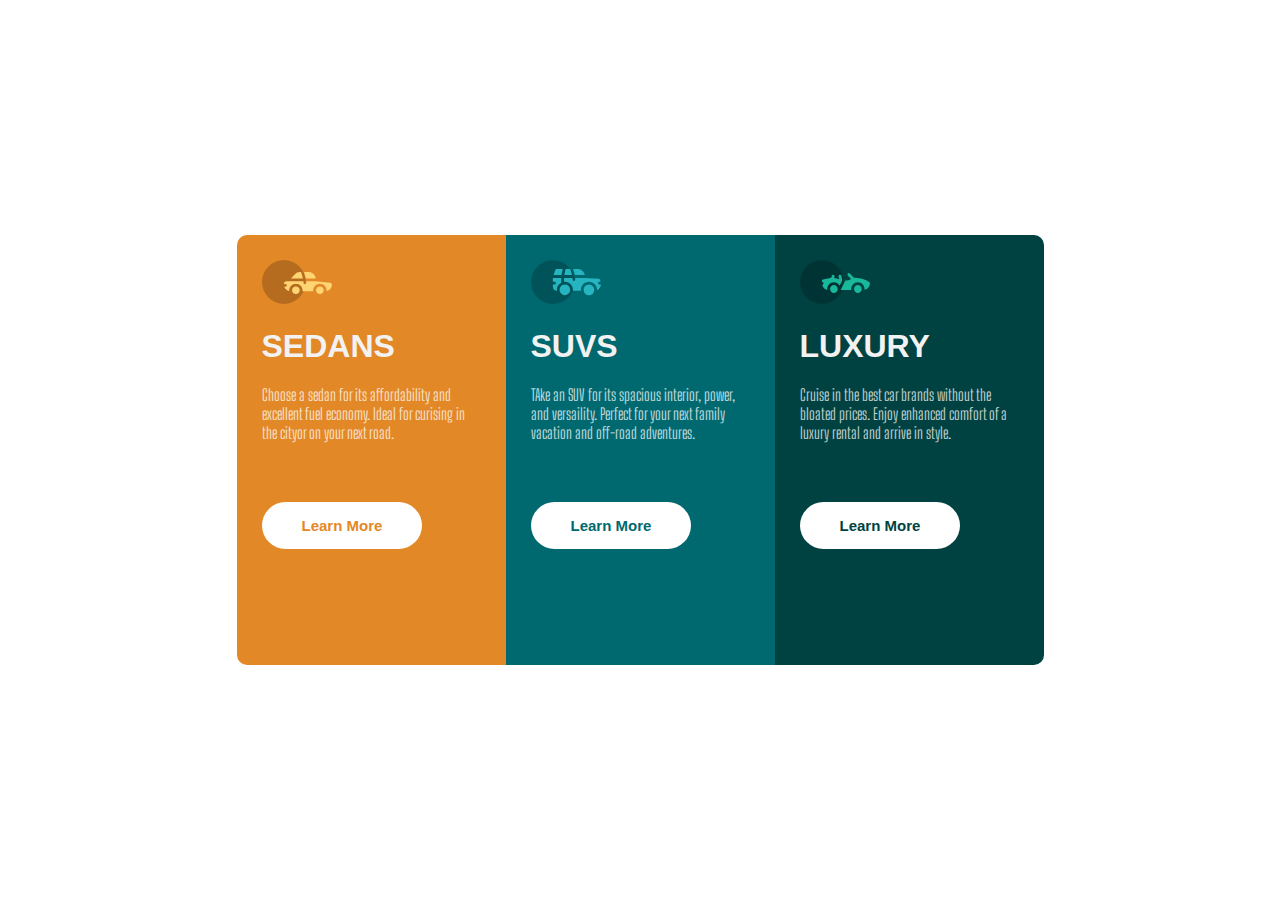
<file: index.html>
<!DOCTYPE html>
<html lang="en">
<head>
    <meta charset="UTF-8">
    <meta http-equiv="X-UA-Compatible" content="IE=edge">
    <meta name="viewport" content="width=device-width, initial-scale=1.0">
    <link rel="stylesheet" href="index.css">
    <title>Document</title>
</head>
<body>
    <div class="box-container">
        <div class="box box1">
            <div class="content">
                <img src="sedans.svg" alt="" width="70px">
                <h1>Sedans</h1>
                <p>Choose a sedan for its affordability and excellent fuel economy. Ideal for curising in the cityor on your next road.</p>
                <button class="btn btn1">Learn More</button>
            </div>
        </div>

        <div class="box box2">
            <div class="content">
                <img src="icon-suvs.svg" alt="" width="70px">
                <h1>SUVs</h1>
                <p>TAke an SUV for its spacious interior, power, and versaility.
                    Perfect for your next family vacation and off-road adventures.
                </p>
                <button class="btn btn2">Learn More</button>
            </div>
        </div>

        <div class="box box3">
            <div class="content">
                <img src="luxury.svg" alt="" width="70px">
                <h1>Luxury</h1>
                <p>Cruise in the best car brands without the bloated prices. Enjoy enhanced comfort of a luxury rental and arrive in style.</p>
                <button class="btn btn3">Learn More</button>
            </div>
        </div>
    </div>
</body>
</html>
</file>
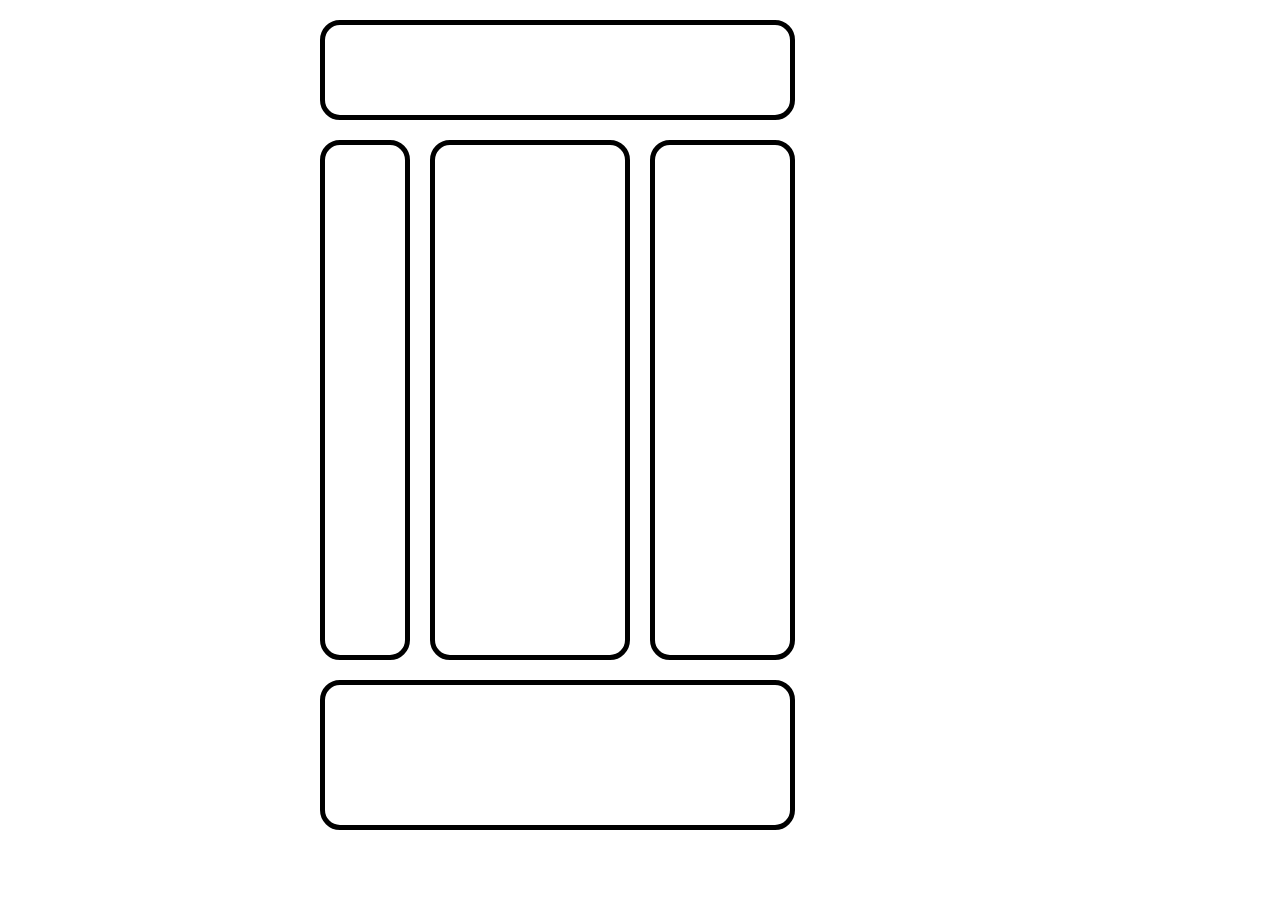
<file: grid.html>
<!DOCTYPE html>
<html lang="en">
<head>
    <meta charset="UTF-8">
    <meta http-equiv="X-UA-Compatible" content="IE=edge">
    <meta name="viewport" content="width=device-width, initial-scale=1.0">
    <link rel="stylesheet" href="grid.css">
    <title>Document</title>
</head>
<body>
    <div class="beginner">
        <div class="box-1"></div>
        <div class="box-2"></div>
        <div class="box-3"></div>
        <div class="box-4"></div>
        <div class="box-5"></div>
    </div>
</body>
</html>
</file>
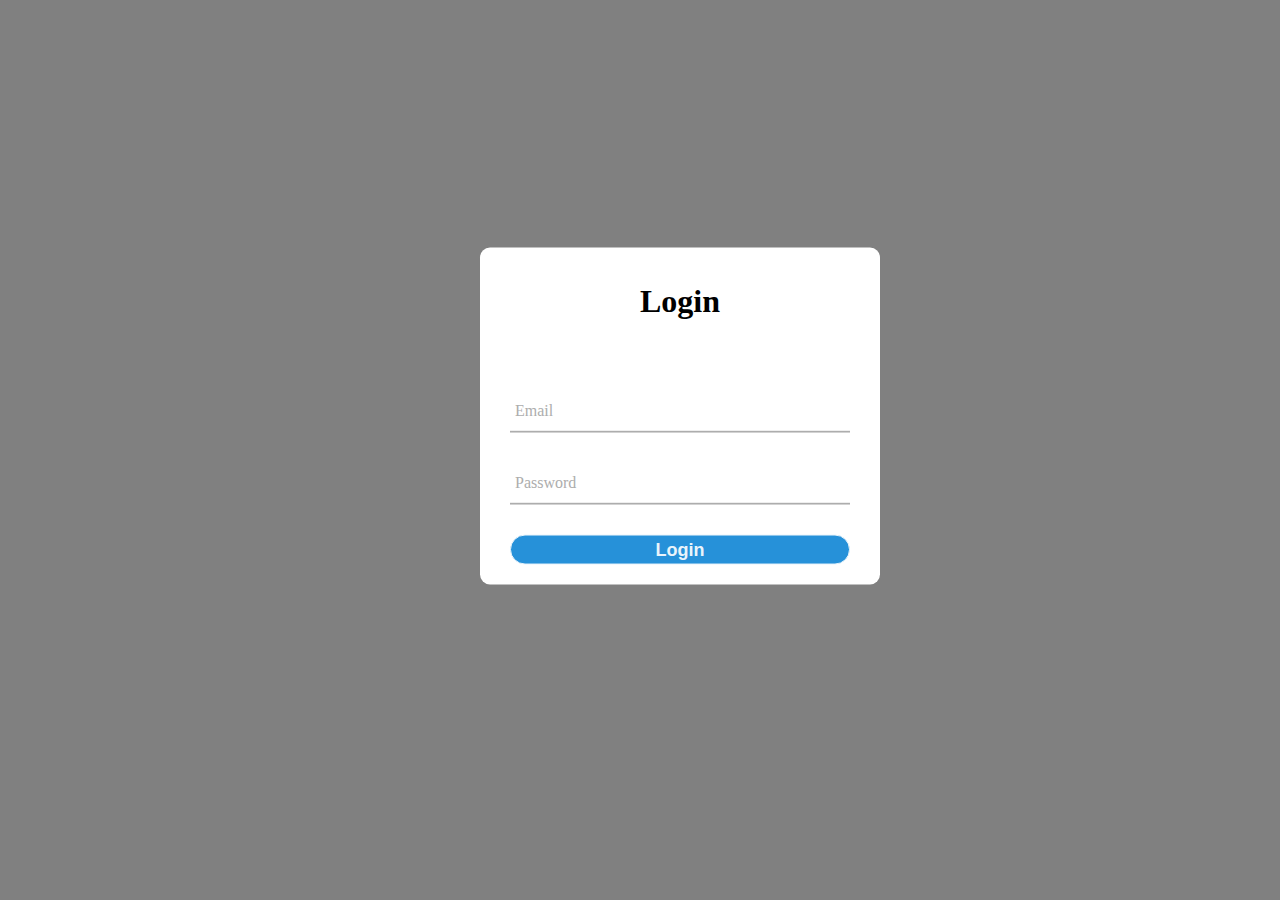
<file: login2.html>
<!DOCTYPE html>
<html lang="en">
<head>
    <meta charset="UTF-8">
    <meta http-equiv="X-UA-Compatible" content="IE=edge">
    <meta name="viewport" content="width=device-width, initial-scale=1.0">
    <link rel="stylesheet" href="login.css">
    <title>Login</title>
</head>
<body>
    <div class="board">
        <h1 style="margin-top: 30px;">Login</h1>
        <form method="post">
            <div class="txt_field">
                <input type="text" required>
                <span></span>
                <label>Email</label>
            </div>

            <div class="txt_field">
                <input type="password" required>
                <span></span>
                <label>Password</label>
            </div>
            
            <input type="submit" value="Login">
        </form>
    </div>
</body>
</html>
</file>
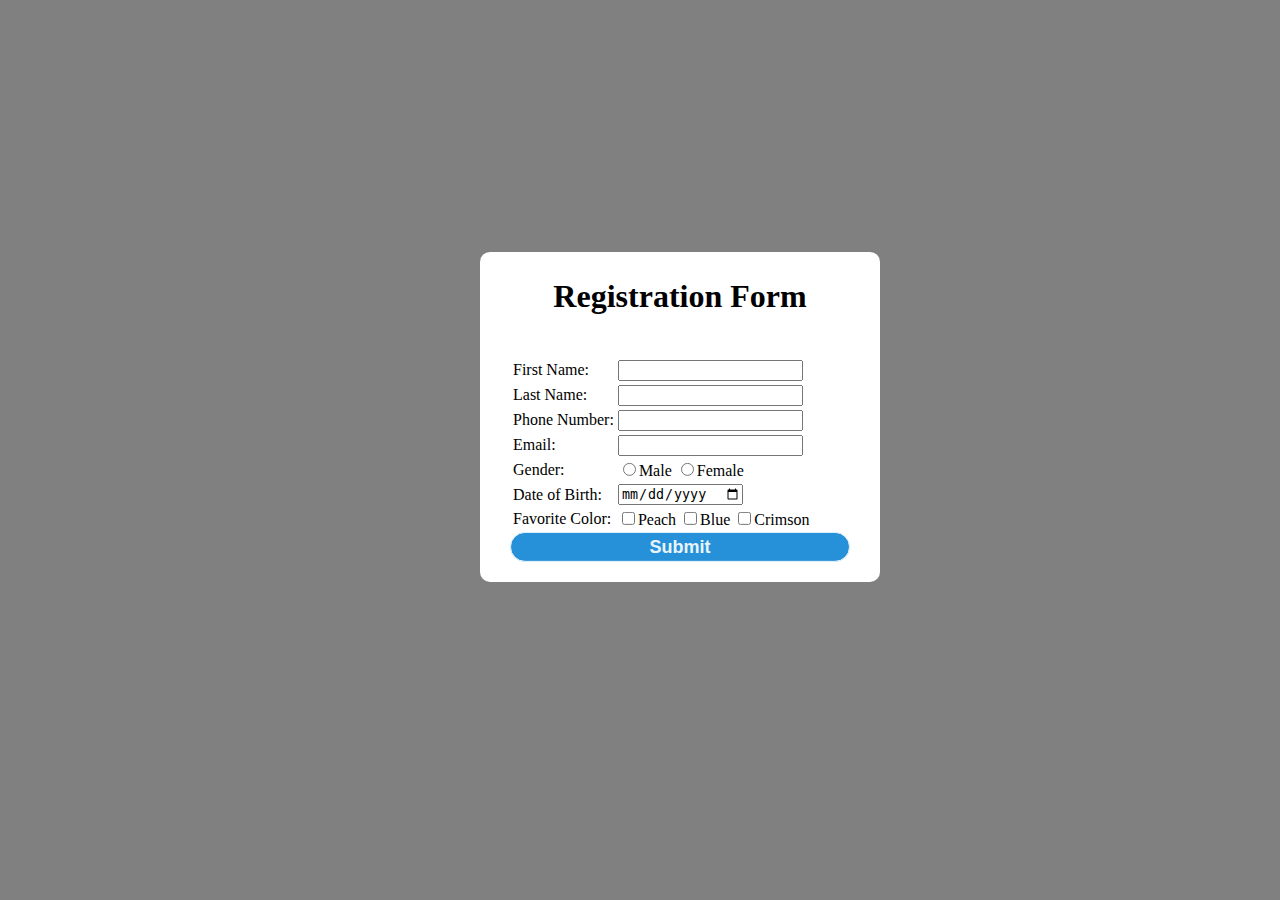
<file: register.html>
<!DOCTYPE html>
<html lang="en">
<head>
    <meta charset="UTF-8">
    <meta http-equiv="X-UA-Compatible" content="IE=edge">
    <meta name="viewport" content="width=device-width, initial-scale=1.0">
    <link rel="stylesheet" href="register.css">
    <title>Registration Page</title>
</head>
<body>
    <div class="center">
        <h1 style="text-align: center;">Registration Form</h1>
        <form action="success.html" method="get">
            <table>
                <tr>
                    <td>
                        First Name:
                    </td>
                    <td>
                        <input type="text" name = "enter your first name" required>
                    </td>
                </tr>
                    
                <tr>
                    <td>
                        Last Name:
                    </td>
                    <td>
                        <input type="text" name="enter your last name" required>
                    </td>
                </tr>
                
                <tr>
                    <td>
                        Phone Number:
                    </td>
                    <td>
                        <input type="phone" name = "09081******" required>
                    </td>
                </tr>
                    
                <tr>
                    <td>
                        Email:
                    </td>
                    <td>
                        <input type="email" name = "authorjane@gmail.com" required>
                    </td>
                </tr>
                
                <tr>
                    <td>
                        Gender:
                    </td>
                    <td>
                        <input type="radio" name="gender">Male
                        <input type="radio" name="gender">Female
                    </td>
                </tr>
                
                <tr>
                    <td>
                        Date of Birth:
                    </td>
                    <td>
                        <input type="date">
                    </td>
                </tr>

                <tr>
                    <td>
                        Favorite Color:
                    </td>
                    <td>
                        <input type="checkbox"peach>Peach
                        <input type="checkbox"blue>Blue
                        <input type="checkbox"crimson>Crimson
                    </td>
                </tr>
            </table>

            <a href="success.html">
                <input type="submit" value="Submit">
            </a>
        </form>
    </div>
</body>
</html>
</file>
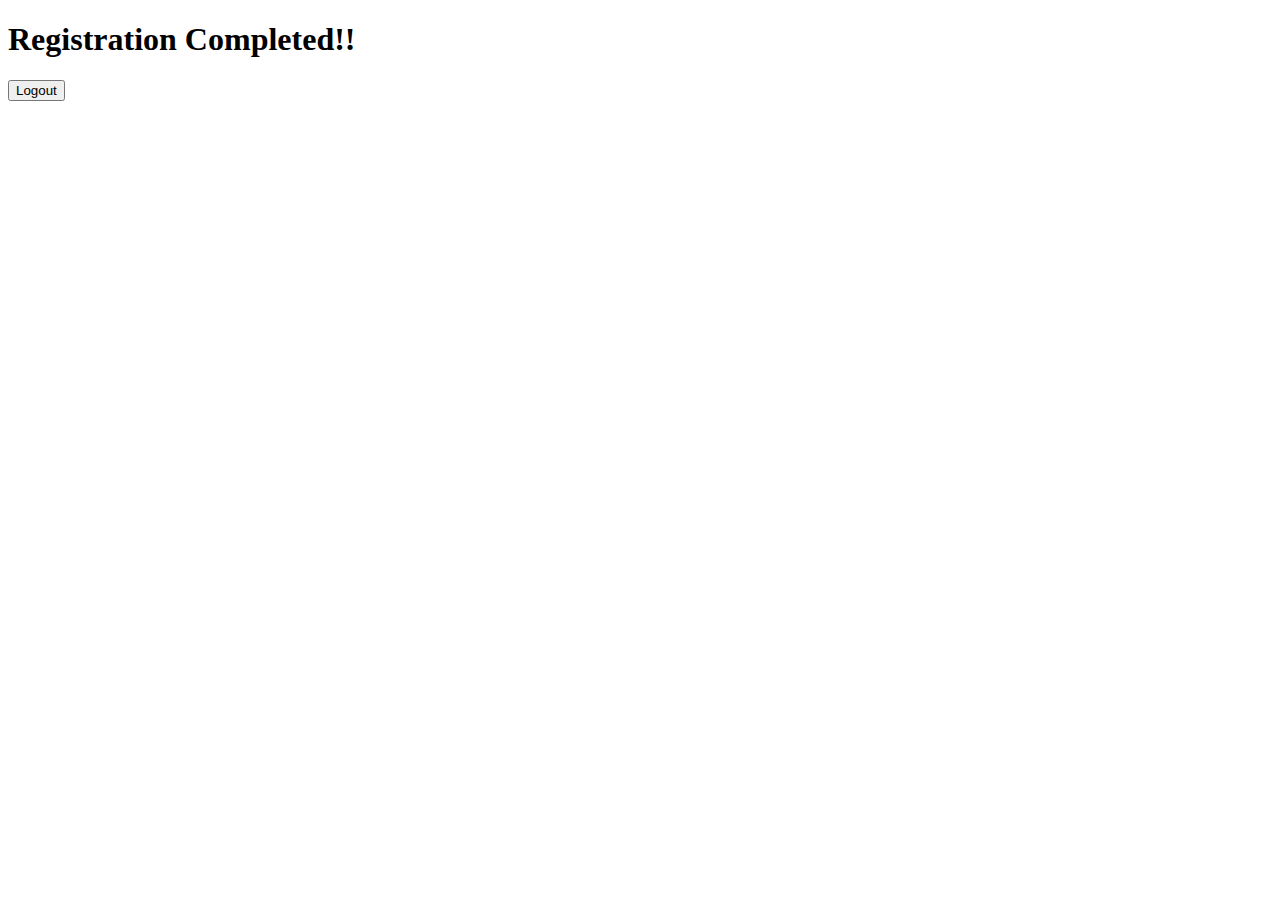
<file: success.html>
<!DOCTYPE html>
<html lang="en">
<head>
    <meta charset="UTF-8">
    <meta http-equiv="X-UA-Compatible" content="IE=edge">
    <meta name="viewport" content="width=device-width, initial-scale=1.0">
    <title>Successful Page</title>
</head>
<body>
    <h1>Registration Completed!!</h1>
    <a href="login2.html">
        <input type="submit" value="Logout">
    </a>
</body>
</html>
</file>
<file: index.css>
@import url('https://fonts.googleapis.com/css2?family=Big+Shoulders+Display:wght@100;200;300;400;500;600;700&display=swap');

*{
    padding: 0;
    margin: 0;
    box-sizing: border-box;
}

body{
    width: 100%;
    min-height: 100vh;
    display: flex;
    justify-content: center;
    align-content: center;
}

.box-container{
    width: 100%;
    max-width: 1440px;
    display: flex;
    justify-content: center;
    align-items: center;
    flex-flow: wrap;
}

.box{
    width: 269px;
    padding: 15px;
    min-height: 430px;
}

.box1{
    background-color: hsl(31, 77%, 52%);
    border-top-left-radius: 10px;
    border-bottom-left-radius: 10px;
}

.box2{
    background-color: hsl(184, 100%, 22%);
}

.box3{
    background-color: hsl(179, 100%, 13%);
    border-top-right-radius: 10px;
    border-bottom-right-radius: 10px;
}

.content{
    padding: 10px;
}

h1{
    color: hsl(0, 0%, 95%);
    text-transform: uppercase;
    font-family: 'Lexend Deca', sans-serif;
    margin: 20px 0;
}

p{
    color: hsla(0, 0%, 100%, 0.75);
    font-family: 'Big Shoulders Display', cursive;
}

.btn{
    margin: 60px 0;
    padding: 15px 40px;
    border: 0;
    border-radius: 30px;
    outline: none;
    background-color: #FFF;
    font-size: 15px;
    font-family: 'Lexend Deca', sans-serif;
    font-weight: 700;
}

.btn1{
    color: hsl(31, 77%, 52%);
}

.btn2{
    color: hsl(184, 100%, 22%);
}

.btn3{
    color: hsl(179, 100%, 13%);
}

.btn:hover{
    background-color: transparent;
    border: 2px solid #FFF;
    color: #FFF;
    transition: 0.4s;
}
</file>
<file: grid.css>
*{
    margin: 0;
    padding: 0;
    box-sizing: border-box;
    font-size: 30px;
}

[class ^= "box-"] {
    display: grid;
    place-items: center;
    border: solid 5px black;
    padding: 10px;
    border-radius: 20px;
    color: #fff;
}

body{
    background-color: (lightblue, darkblue);
    height: 100px;
}

.beginner{
    height: 90vh;
    width: 50%;
    margin: 20px auto;

    display: grid;
    gap: 20px;
}

@media (min-width: 760px) {
    
   .beginner{
    grid-template-columns: repeat(12, 1fr);
    grid-template-rows: 100px 80px 300px 80px 100px ;
   }


   
   .beginner .box-1{
    grid-column: 1 / 13;
   }

   .beginner .box-2{
    grid-column: 1 / 13;
   }

   .beginner .box-3{
    grid-column: 1 / 13;
   }

   .beginner .box-4{
    grid-column: 1 / 7;
   }

   .beginner .box-5{
    grid-column: 7 / 13;
   }
}

@media (min-width: 1000px) {

    .beginner{
        grid-template-columns: repeat(12, 1fr);
        grid-template-rows: 100px 400px 100px;
    }

    .beginner .box-1{
        grid-column: 1 / 13;
    }
    
    .beginner .box-2{
        grid-column: 1 / 13;
    }
    
    .beginner .box-3{
        grid-column: 1 / 13;
    }
    
    .beginner .box-4{
        grid-column: 3 / 7;
    }
    
    .beginner .box-5{
        grid-column: 7 / 13;
    }
}

@media (min-width: 1200px) {
    
    .beginner{
        grid-template-columns: repeat(12, 1fr);
        grid-template-rows: 100px 400px 100px;
    }

    .beginner .box-1{
        grid-column: 1 / 10;
    }
    
    .beginner .box-2{
        grid-column: 1 / 3;
        grid-row: 2 / 4;
    }
    
    .beginner .box-3{
        grid-column: 7 / 10;
        grid-row: 2 / 4;
    }
    
    .beginner .box-4{
        grid-column: 1 / 10;
        grid-row: 4 / 5;
    }
    
    .beginner .box-5{
        grid-column: 3 / 7;
        grid-row: 2 / 4;
    }
}
</file>
<file: login.css>
body{
    margin: 0;
    padding: 0;
    font-family: Cambria, Cochin, Georgia, Times, 'Times New Roman', serif;
    height: 100vh;
    overflow: hidden;
    background: gray;
}

.board{
    position: absolute;
    top: 50%;
    left: 50%;
    transform: translate(-40%, -60%);
    width: 400px;
    background: white;
    border-radius: 10px;
}

.board h1{
    text-align: center;
    padding: 5px 20px 0;
}

.board form{
    padding: 20px 30px;
    box-sizing: border-box;
}

form .txt_field{
    position: relative;
    border-bottom: 2px solid #adadad;
    margin: 30px 0;
}

.txt_field input{
    width: 100%;
    padding: 0 5px;
    height: 40px;
    font-size: 16px;
    border: none;
    outline: none;
}

.txt_field label{
    position: absolute;
    top: 50%;
    left: 5px;
    color: #adadad;
    transform: translateY(-50%);
    font-size: 16px;
    pointer-events: none;
    transition: .5s;
}

.txt_field span::before{
    content: '';
    position: absolute;
    top: 40px;
    left: 0;
    width: 0%;
    height: 2px;
    background: #2691d9;
    transition: .5s;
}

.txt_field input:focus ~ label,
.txt_field input:valid ~ label{
    top: -5px;
    color: #2691d9;
}

.txt_field input:focus ~ span::before,
.txt_field input:valid ~ span::before{
    width: 100%;
}


input[type="submit"]{
    width: 100%;
    height: 30px;
    border: 1px solid;
    background: #2691d9;
    border-radius: 25px;
    font-size: 18px;
    color: #e9f4fb;
    font-weight: 700;
    cursor: pointer;
    outline: none;
}

input[type="submit"]:hover{
    border-color: #2691d9;
    transition: .5s;
}
</file>
<file: register.css>
body{
    margin: 0;
    padding: 0;
    font-family: Cambria, Cochin, Georgia, Times, 'Times New Roman', serif;
    height: 100vh;
    overflow: hidden;
    background: gray;
}

.center{
    position: absolute;
    top: 50%;
    left: 50%;
    transform: translate(-40%, -60%);
    width: 400px;
    background: white;
    border-radius: 10px;
}
.center h1{
    text-align: center;
    padding: 5px 20px 0;
}

.center form{
    padding: 20px 30px;
    box-sizing: border-box;
}


form a input[type="submit"]{
    width: 100%;
    height: 30px;
    border: 1px solid;
    background: #2691d9;
    border-radius: 25px;
    font-size: 18px;
    color: #e9f4fb;
    font-weight: 700;
    cursor: pointer;
    outline: none;
}

form a input[type="submit"]:hover{
    border-color: #2691d9;
    transition: .5s;
}
</file>
